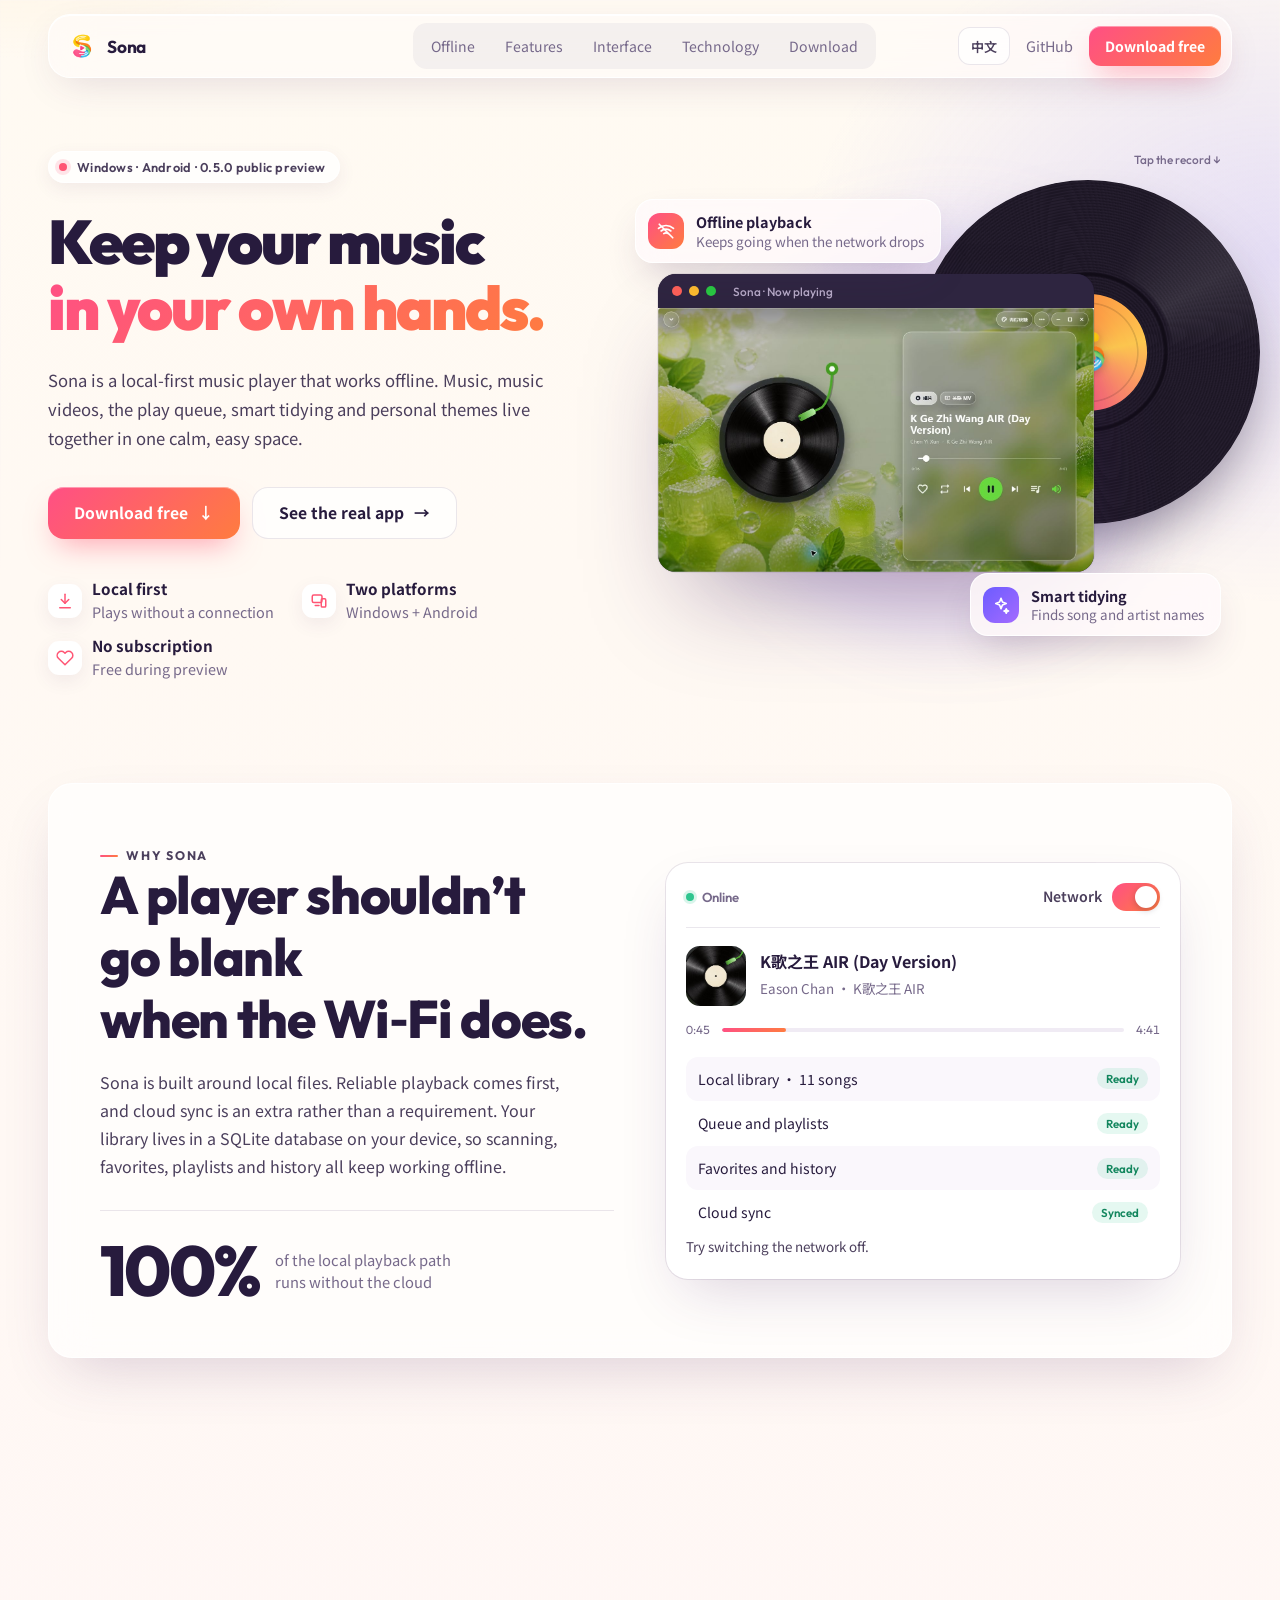
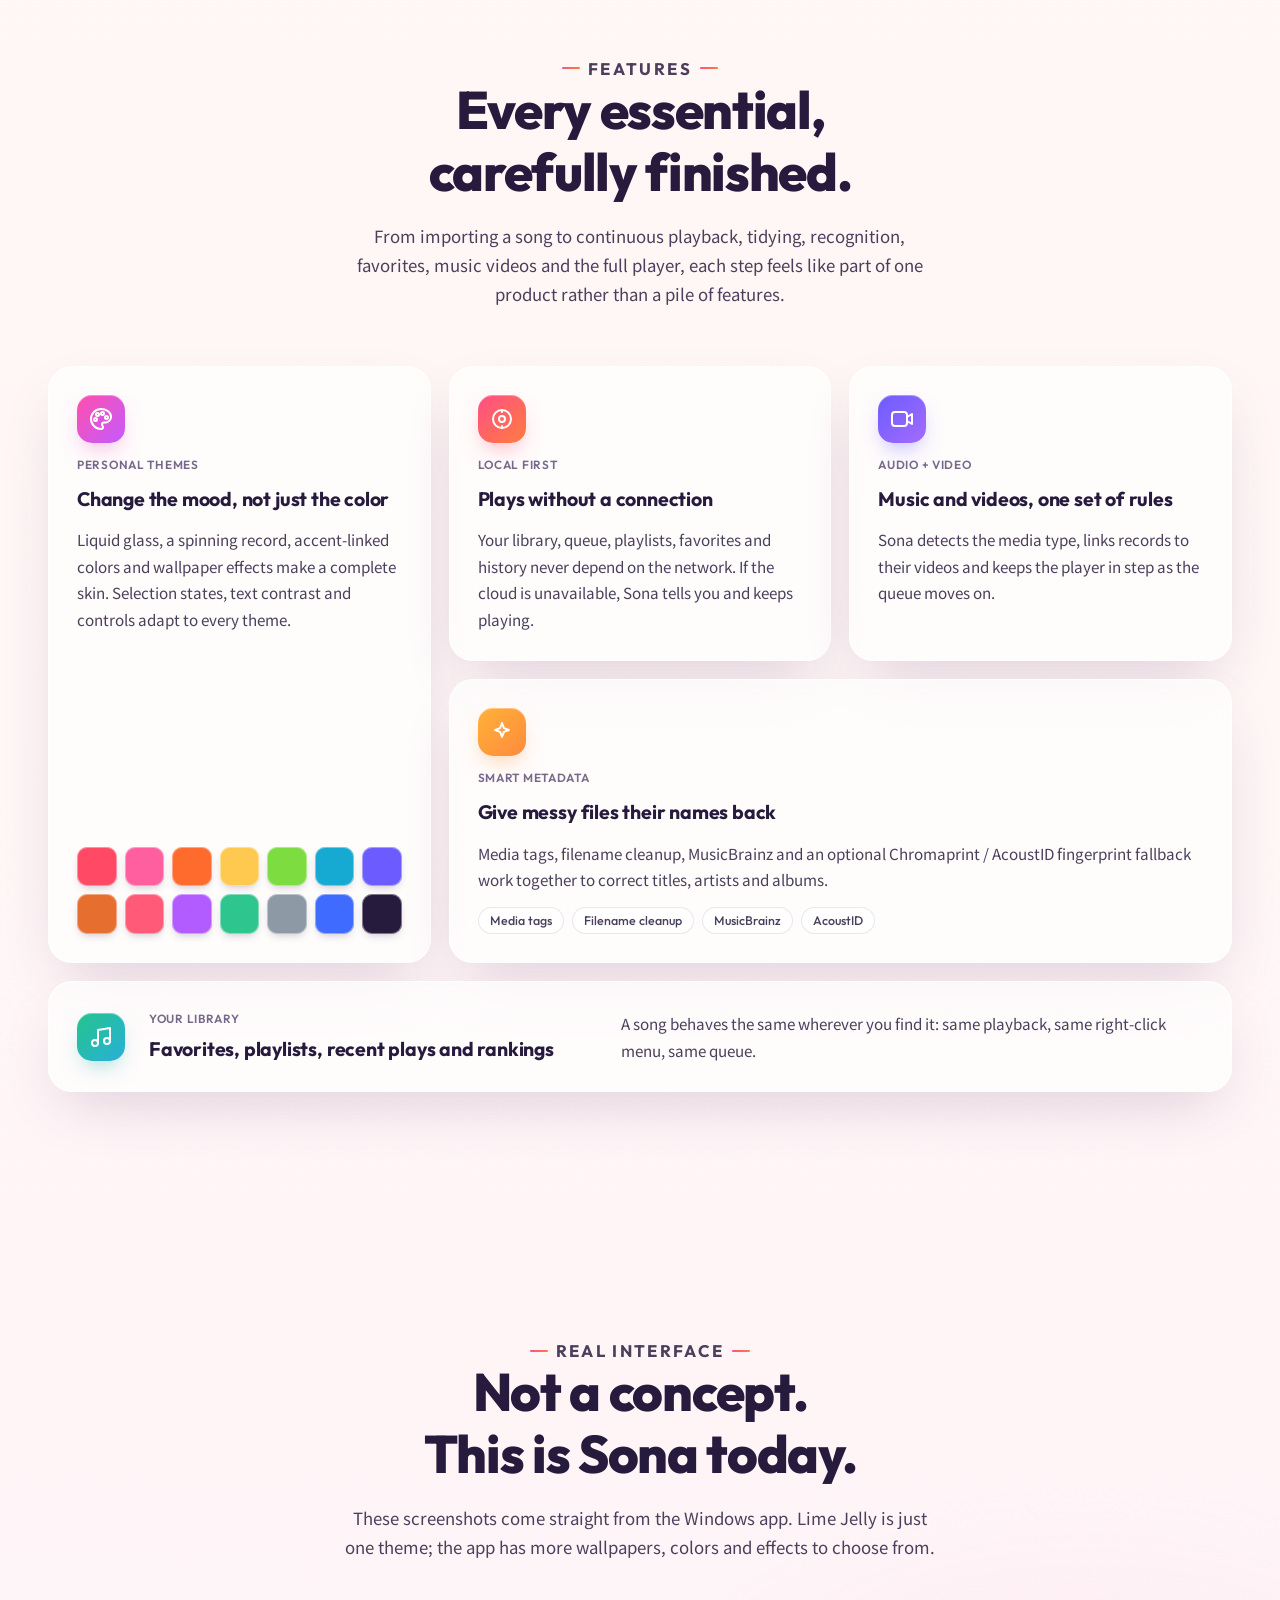
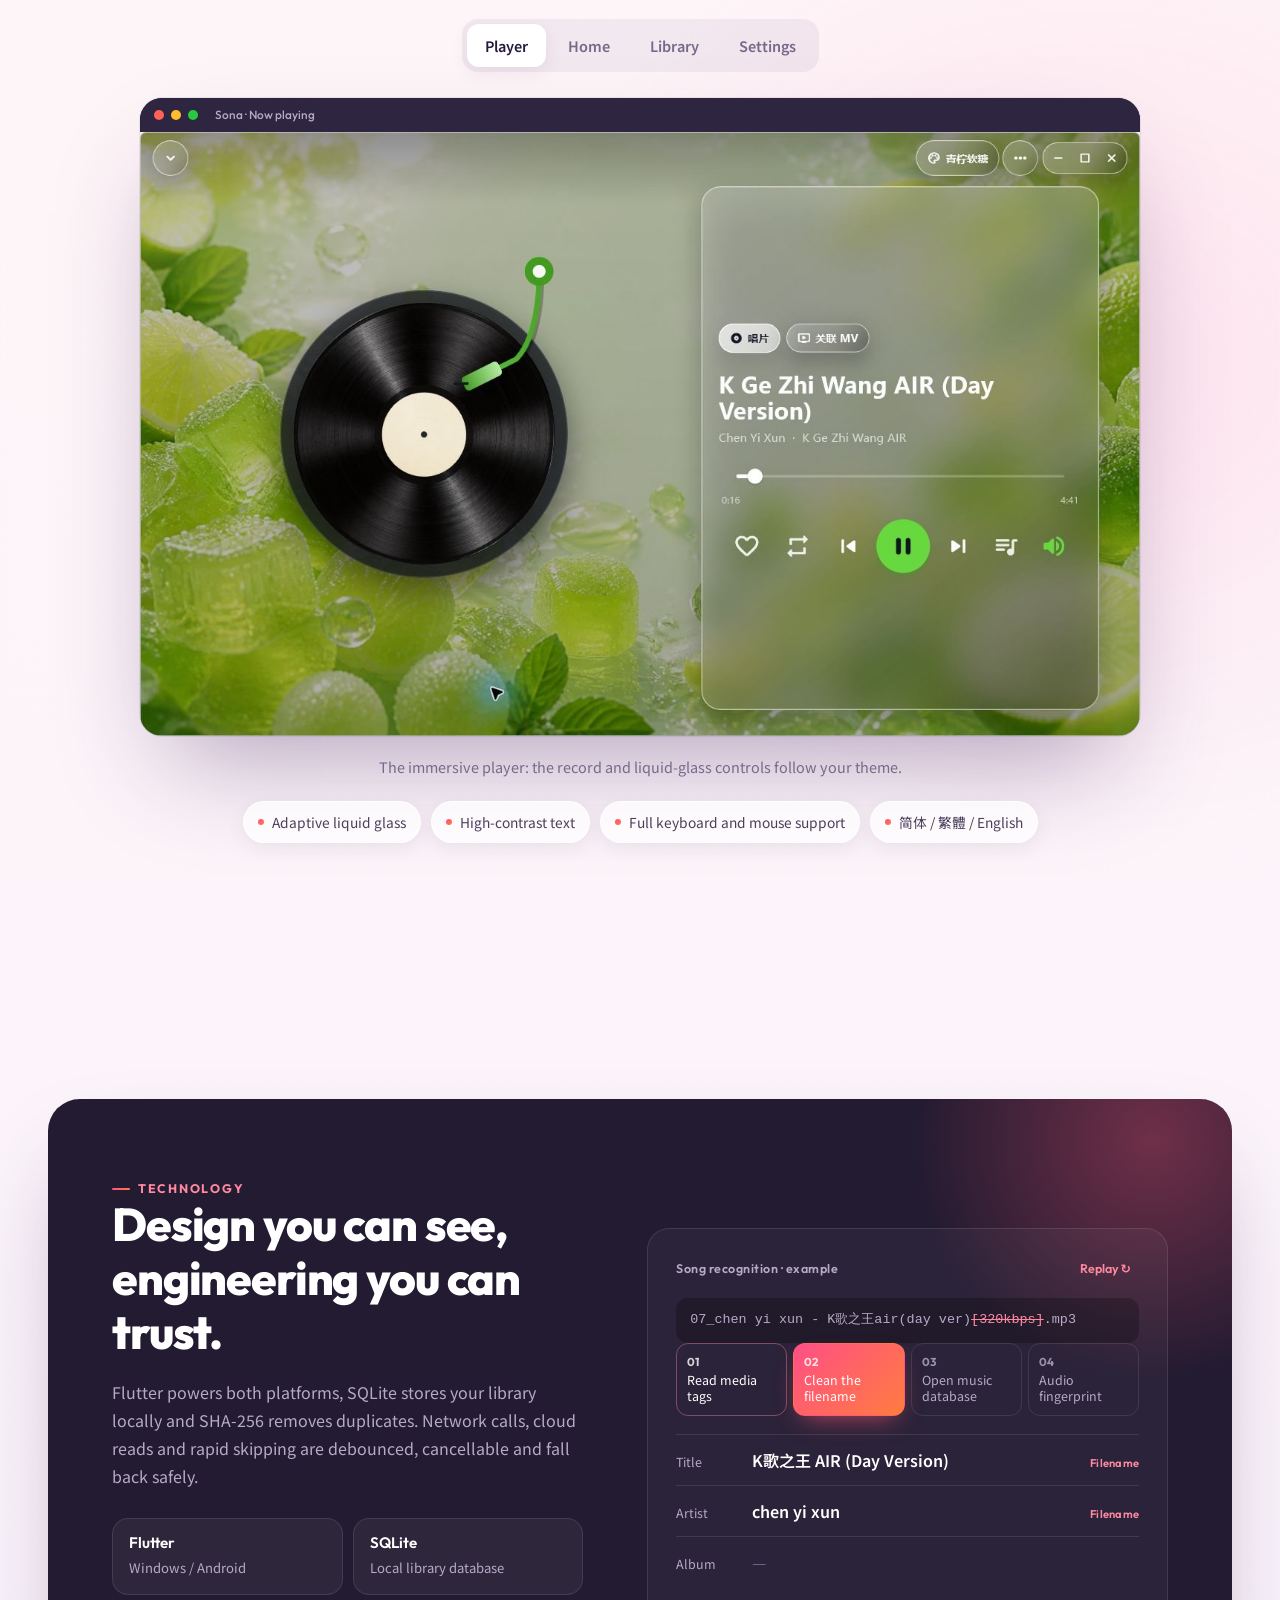
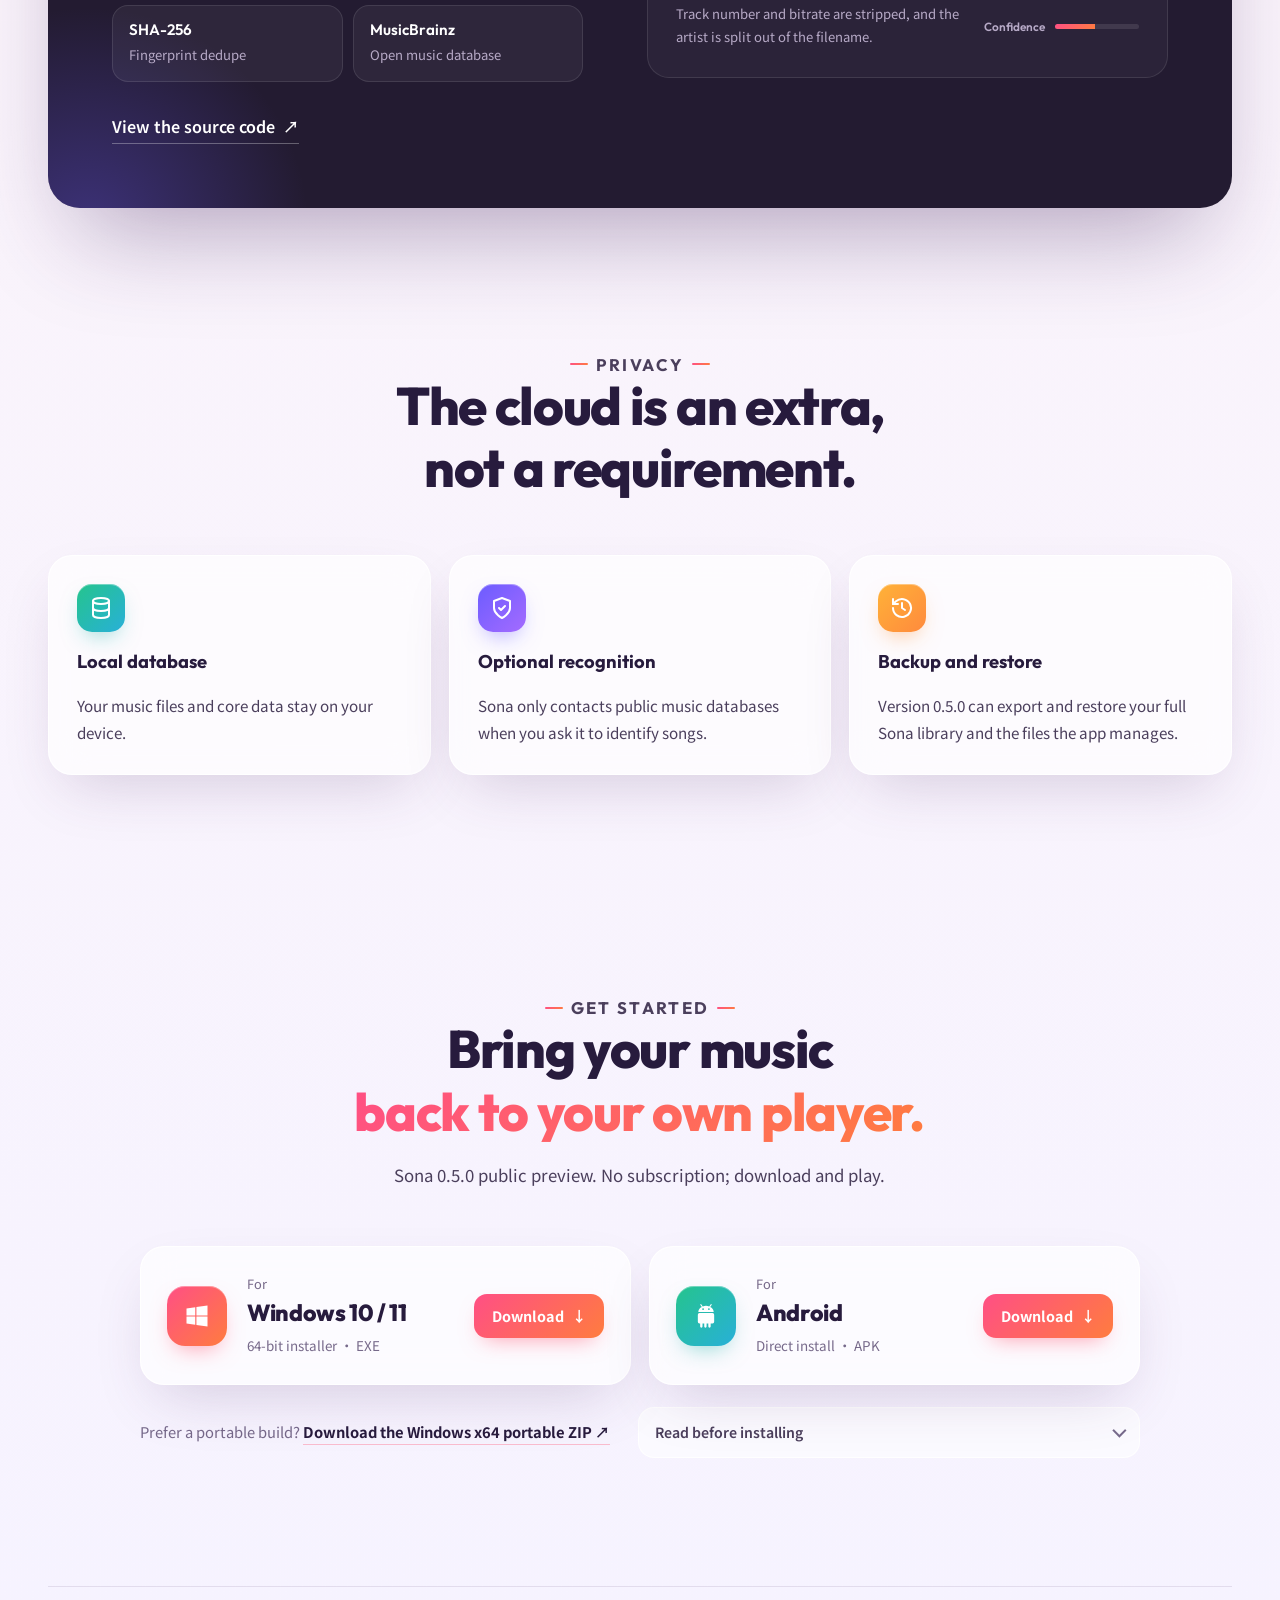
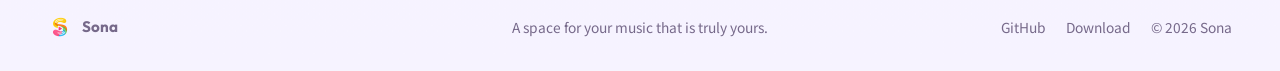
<file: docs/index.html>
<!doctype html>
<html lang="en">
<head>
  <meta charset="utf-8">
  <meta name="viewport" content="width=device-width, initial-scale=1, viewport-fit=cover">
  <meta name="theme-color" content="#fff7ee">
  <meta name="robots" content="index, follow">
  <meta name="description" content="Sona is a local-first, offline-ready music player for Windows and Android with MVs, smart metadata, liquid-glass themes and sync foundations.">
  <meta property="og:title" content="Sona — Keep your music in your own hands">
  <meta property="og:description" content="Local-first and offline-ready, with music, MVs, smart organization and expressive themes.">
  <meta property="og:type" content="website">
  <meta property="og:site_name" content="Sona">
  <meta property="og:url" content="https://sona.yanbaoli.me/">
  <meta property="og:image" content="https://sona.yanbaoli.me/site/assets/og-background.png">
  <meta name="twitter:card" content="summary_large_image">
  <title>Sona — A local-first music player</title>
  <link rel="canonical" href="https://sona.yanbaoli.me/">
  <link rel="alternate" hreflang="en" href="https://sona.yanbaoli.me/">
  <link rel="alternate" hreflang="zh-CN" href="https://sona.yanbaoli.me/?lang=zh">
  <link rel="alternate" hreflang="x-default" href="https://sona.yanbaoli.me/">
  <link rel="icon" href="site/assets/sona-mark-192.png">
  <link rel="preconnect" href="https://fonts.googleapis.com">
  <link rel="preconnect" href="https://fonts.gstatic.com" crossorigin>
  <link href="https://fonts.googleapis.com/css2?family=Outfit:wght@400;500;600;700;800&family=Noto+Sans+SC:wght@400;500;700;900&display=swap" rel="stylesheet">
  <link rel="stylesheet" href="site/styles.css?v=0.5.0.5">
  <script>document.documentElement.classList.add('js')</script>
  <script src="site/app.js?v=0.5.0.5" defer></script>
</head>
<body>
<a class="skip" href="#main" data-i="skip">跳到正文</a>

<header class="hdr" id="hdr">
  <div class="wrap"><div class="hdr-in">
    <a class="brand" href="#top" aria-label="Sona"><img src="site/assets/sona-mark-192.png" alt="" width="30" height="30">Sona</a>
    <nav aria-label="页面导航" data-i-aria="navLabel">
      <ul class="nav">
        <li><a href="#offline" data-i="nav1">离线</a></li>
        <li><a href="#features" data-i="nav2">亮点</a></li>
        <li><a href="#interface" data-i="nav3">界面</a></li>
        <li><a href="#tech" data-i="nav4">技术</a></li>
        <li><a href="#download" data-i="nav5">下载</a></li>
      </ul>
    </nav>
    <div class="hdr-r">
      <button class="chip-btn" id="langBtn" type="button" aria-label="Switch to English">EN</button>
      <a class="gh" href="https://github.com/Owl-Lee/Sona" target="_blank" rel="noopener">GitHub</a>
      <a class="btn btn-primary btn-sm" href="#download" data-i="cta">免费下载</a>
    </div>
  </div></div>
</header>

<main id="main">
<section class="hero" id="top">
  <div class="wrap hero-grid">
    <div>
      <span class="pill"><span class="dot"></span><span data-i="eyebrow">Windows · Android · 0.5.0 公开预览</span></span>
      <h1 data-i="h1">把音乐留在<br><span class="grad-text">自己手里。</span></h1>
      <p class="lead" data-i="lead">Sona 是一款本地优先、离线可用的音乐播放器。音乐、MV、播放队列、智能整理和个性化主题，都放进同一个安静、顺手的空间。</p>
      <div class="ctas">
        <a class="btn btn-primary" href="#download"><span data-i="ctaHero">免费下载</span><span class="arr down" aria-hidden="true">↓</span></a>
        <a class="btn btn-ghost" href="#interface"><span data-i="ctaUI">看看真实界面</span><span class="arr" aria-hidden="true">→</span></a>
      </div>
      <ul class="proof">
        <li><span class="ic"><svg viewBox="0 0 24 24" fill="none" stroke="currentColor" stroke-width="2" stroke-linecap="round" stroke-linejoin="round"><path d="M12 3v12"/><path d="m7 10 5 5 5-5"/><path d="M5 21h14"/></svg></span><span><b data-i="p1b">本地优先</b><span data-i="p1">无网也能听</span></span></li>
        <li><span class="ic"><svg viewBox="0 0 24 24" fill="none" stroke="currentColor" stroke-width="2" stroke-linecap="round" stroke-linejoin="round"><rect x="3" y="4" width="13" height="10" rx="2"/><rect x="15" y="9" width="6" height="11" rx="1.5"/><path d="M7 18h5"/></svg></span><span><b data-i="p2b">双端</b><span>Windows + Android</span></span></li>
        <li><span class="ic"><svg viewBox="0 0 24 24" fill="none" stroke="currentColor" stroke-width="2" stroke-linecap="round" stroke-linejoin="round"><path d="M20.8 4.6a5.5 5.5 0 0 0-7.8 0L12 5.7l-1-1.1a5.5 5.5 0 0 0-7.8 7.8L12 21l8.8-8.6a5.5 5.5 0 0 0 0-7.8z"/></svg></span><span><b data-i="p3b">不订阅</b><span data-i="p3">预览版免费</span></span></li>
      </ul>
    </div>

    <div class="stage" id="stage">
      <div class="glow"></div>
      <div class="record">
        <button class="record-btn" id="recordBtn" type="button" aria-pressed="true" aria-label="暂停唱片">
          <span class="vinyl" id="vinyl"><span class="label"><img src="site/assets/sona-mark-192.png" alt=""><i></i></span></span>
          <span class="sheen"></span>
        </button>
      </div>
      <figure class="sleeve">
        <div class="bar" aria-hidden="true"><i></i><i></i><i></i><span data-i="winTitle">Sona · 正在播放</span></div>
        <img src="site/assets/screenshots/player.jpg" data-en-src="site/assets/screenshots/player-en.jpg" alt="Sona 的沉浸式黑胶播放页，青柠软糖主题" data-i-alt="altPlayer" width="1346" height="813">
      </figure>
      <div class="note n1"><span class="t"><svg viewBox="0 0 24 24" fill="none" stroke="currentColor" stroke-width="2.2" stroke-linecap="round" stroke-linejoin="round"><path d="M2 8.5a15 15 0 0 1 20 0"/><path d="M5.5 12a10 10 0 0 1 13 0"/><path d="M9 15.5a5 5 0 0 1 6 0"/><path d="M3 3l18 18"/></svg></span><span><b data-i="n1b">离线播放</b><span data-i="n1">网络断开也不中断</span></span></div>
      <div class="note n2"><span class="t"><svg viewBox="0 0 24 24" fill="none" stroke="currentColor" stroke-width="2.2" stroke-linecap="round" stroke-linejoin="round"><path d="M12 3l1.9 5.1L19 10l-5.1 1.9L12 17l-1.9-5.1L5 10l5.1-1.9z"/><path d="M19 17l.8 2.2L22 20l-2.2.8L19 23l-.8-2.2L16 20l2.2-.8z"/></svg></span><span><b data-i="n2b">智能整理</b><span data-i="n2">识别歌名与歌手</span></span></div>
      <span class="hint" aria-hidden="true" data-i="hint">点一下唱片 ↓</span>
    </div>
  </div>
</section>

<section class="sec" id="offline" aria-labelledby="h-off" style="padding-top:0">
  <div class="wrap">
    <div class="card offline" data-reveal>
      <div>
        <p class="kicker" data-i="k1">为什么是 Sona</p>
        <h2 id="h-off" data-i="h2off">播放器不该在断网时<br>变成一块空白。</h2>
        <p data-i="offP">Sona 从一开始就围绕本地文件设计：先让播放可靠，再把云同步当作增强，而不是依赖。曲库保存在本机 SQLite 数据库里，扫描、收藏、歌单和播放记录离线时都照常工作。</p>
        <div class="stat"><strong class="num">100%</strong><span data-i="statTxt">本地播放路径不依赖云端</span></div>
      </div>
      <div class="player" id="player">
        <div class="p-top">
          <span class="net"><i></i><span id="netTxt">在线</span></span>
          <button class="switch" type="button" role="switch" aria-checked="true" id="netSw"><span data-i="network">网络</span><span class="track" aria-hidden="true"></span></button>
        </div>
        <div class="now">
          <span class="cover" aria-hidden="true"></span>
          <span><strong>K歌之王 AIR (Day Version)</strong><small data-i="artist">陈奕迅 · K歌之王 AIR</small></span>
          <span class="eq" aria-hidden="true"><i></i><i></i><i></i><i></i></span>
        </div>
        <div class="prog num" aria-hidden="true"><span id="pNow">0:30</span><span class="b"><i id="pBar"></i></span><span>4:41</span></div>
        <ul class="rows">
          <li><span data-i="r1">本地曲库 · 11 首</span><span class="badge" data-i="ok1">可用</span></li>
          <li><span data-i="r2">播放队列与歌单</span><span class="badge" data-i="ok2">可用</span></li>
          <li><span data-i="r3">收藏与播放记录</span><span class="badge" data-i="ok3">可用</span></li>
          <li class="cloud"><span data-i="r4">云端同步</span><span class="badge" id="cloudBadge">已同步</span></li>
        </ul>
        <p class="p-note" id="pNote" aria-live="polite">试着关掉网络看看。</p>
      </div>
    </div>
  </div>
</section>

<section class="sec" id="features" aria-labelledby="h-feat">
  <div class="wrap">
    <div class="head center" data-reveal>
      <p class="kicker" data-i="k2">核心亮点</p>
      <h2 id="h-feat" data-i="h2feat">该有的能力，<br>每一项都认真打磨。</h2>
      <p data-i="featP">从导入一首歌，到连续播放、整理、识别、收藏，再到 MV 与完整播放页，每一步都像一个完整的产品，而不是一堆功能拼在一起。</p>
    </div>
    <div class="bento" data-reveal>
      <article class="card feat big">
        <div style="display:flex;flex-direction:column;gap:14px">
          <span class="tile p"><svg viewBox="0 0 24 24" fill="none" stroke="currentColor" stroke-width="2" stroke-linecap="round" stroke-linejoin="round"><circle cx="13.5" cy="6.5" r="1.5"/><circle cx="17.5" cy="10.5" r="1.5"/><circle cx="8.5" cy="7.5" r="1.5"/><circle cx="6.5" cy="12.5" r="1.5"/><path d="M12 2a10 10 0 0 0 0 20c1.1 0 2-.9 2-2 0-.5-.2-1-.5-1.3-.3-.4-.5-.8-.5-1.3 0-1.1.9-2 2-2h2.3A5.6 5.6 0 0 0 22 9.8C22 5.5 17.5 2 12 2z"/></svg></span>
          <span class="tag" data-i="f5tag">个性化主题</span>
          <h3 data-i="f5h">不止换颜色，换一种听歌氛围</h3>
          <p data-i="f5p">液态毛玻璃、黑胶唱片、主题色联动与壁纸专属特效共同构成一套完整皮肤。选中态、文字对比度和控制器都会随主题自动适配。</p>
        </div>
        <div class="swatches" aria-hidden="true">
          <i style="background:#ff4965"></i><i style="background:#ff5f9e"></i><i style="background:#ff6a2d"></i><i style="background:#ffc94f"></i><i style="background:#7ddc3f"></i><i style="background:#16a9d1"></i><i style="background:#6c5cff"></i>
          <i style="background:#e66e2f"></i><i style="background:#ff5b78"></i><i style="background:#b25bff"></i><i style="background:#2fc58f"></i><i style="background:#8e99a6"></i><i style="background:#3f6cff"></i><i style="background:#271b3d"></i>
        </div>
      </article>
      <article class="card feat">
        <span class="tile"><svg viewBox="0 0 24 24" fill="none" stroke="currentColor" stroke-width="2" stroke-linecap="round" stroke-linejoin="round"><circle cx="12" cy="12" r="9"/><circle cx="12" cy="12" r="3"/><path d="M12 3v2M12 19v2"/></svg></span>
        <span class="tag" data-i="f1tag">本地优先</span>
        <h3 data-i="f1h">无网照常播放</h3>
        <p data-i="f1p">曲库、队列、歌单、收藏与记录都不依赖网络。云端不可用时会明确提示，但不会拖垮本地体验。</p>
      </article>
      <article class="card feat">
        <span class="tile v"><svg viewBox="0 0 24 24" fill="none" stroke="currentColor" stroke-width="2" stroke-linecap="round" stroke-linejoin="round"><rect x="2" y="5" width="15" height="14" rx="3"/><path d="m17 10 5-3v10l-5-3"/></svg></span>
        <span class="tag" data-i="f2tag">音频 + 视频</span>
        <h3 data-i="f2h">音乐和 MV，同一套逻辑</h3>
        <p data-i="f2p">自动识别媒体类型、关联唱片与 MV，队列切歌时播放界面同步更新。</p>
      </article>
      <article class="card feat wide">
        <span class="tile s"><svg viewBox="0 0 24 24" fill="none" stroke="currentColor" stroke-width="2" stroke-linecap="round" stroke-linejoin="round"><path d="M12 3l1.9 5.1L19 10l-5.1 1.9L12 17l-1.9-5.1L5 10l5.1-1.9z"/></svg></span>
        <span class="tag" data-i="f3tag">智能元数据</span>
        <h3 data-i="f3h">让杂乱的文件重新有名字</h3>
        <p data-i="f3p">结合媒体标签、文件名清理、MusicBrainz，以及可选的 Chromaprint / AcoustID 声纹回退，校准歌曲、歌手和专辑信息。</p>
        <div class="flow"><span data-i="fl1">媒体标签</span><span data-i="fl2">文件名清理</span><span>MusicBrainz</span><span>AcoustID</span></div>
      </article>
      <article class="card feat full">
        <span class="tile m"><svg viewBox="0 0 24 24" fill="none" stroke="currentColor" stroke-width="2" stroke-linecap="round" stroke-linejoin="round"><path d="M9 18V5l12-2v13"/><circle cx="6" cy="18" r="3"/><circle cx="18" cy="16" r="3"/></svg></span>
        <span class="tag" data-i="f4tag">你的曲库</span>
        <h3 data-i="f4h">收藏、歌单、最近播放与排行</h3>
        <p data-i="f4p">同一首歌在不同入口保持一致的播放、右键与队列逻辑。</p>
      </article>
    </div>
  </div>
</section>

<section class="sec" id="interface" aria-labelledby="h-ui">
  <div class="wrap showcase">
    <div class="head center" data-reveal>
      <p class="kicker" data-i="k3">真实界面</p>
      <h2 id="h-ui" data-i="h2ui">不是概念图，<br>就是现在的 Sona。</h2>
      <p data-i="uiP">以下画面直接截自 Windows 版本。青柠软糖只是其中一种主题，应用内还可以切换多套壁纸、色彩与特效。</p>
    </div>
    <div data-reveal>
      <div class="seg" role="tablist" aria-label="界面截图" data-i-aria="tabsLabel">
        <button role="tab" type="button" aria-selected="true" data-i="t1">播放页</button>
        <button role="tab" type="button" aria-selected="false" tabindex="-1" data-i="t2">首页</button>
        <button role="tab" type="button" aria-selected="false" tabindex="-1" data-i="t3">曲库</button>
        <button role="tab" type="button" aria-selected="false" tabindex="-1" data-i="t4">设置</button>
      </div>
      <div class="frame">
        <div class="bar" aria-hidden="true"><i></i><i></i><i></i><span id="frameTitle">Sona · 正在播放</span></div>
        <div class="shot" id="shot" role="tabpanel">
          <img class="on" src="site/assets/screenshots/player.jpg" data-en-src="site/assets/screenshots/player-en.jpg" alt="沉浸式黑胶播放页" data-i-alt="alt0" width="1346" height="813">
          <img src="site/assets/screenshots/home.jpg" data-en-src="site/assets/screenshots/home-en.jpg" alt="首页：曲库统计与最近播放" data-i-alt="alt1" loading="lazy" width="1098" height="769">
          <img src="site/assets/screenshots/library.jpg" data-en-src="site/assets/screenshots/library-en.jpg" alt="本地曲库列表" data-i-alt="alt2" loading="lazy" width="1098" height="769">
          <img src="site/assets/screenshots/settings.jpg" data-en-src="site/assets/screenshots/settings-en.jpg" alt="设置页" data-i-alt="alt3" loading="lazy" width="1098" height="769">
        </div>
      </div>
      <p class="cap" id="cap" aria-live="polite">沉浸式黑胶播放页，唱片与液态玻璃控件随主题变化。</p>
      <ul class="feats-row">
        <li data-i="c1">自适应液态玻璃</li><li data-i="c2">高对比文字</li><li data-i="c3">完整键鼠交互</li><li>简体 / 繁體 / English</li>
      </ul>
    </div>
  </div>
</section>

<section class="sec" id="tech" aria-labelledby="h-tech">
  <div class="wrap">
    <div class="deep" data-reveal>
      <div>
        <p class="kicker" data-i="k4">技术路径</p>
        <h2 id="h-tech" data-i="h2tech">看得见设计，<br>也看得见<span class="nw">工程底座。</span></h2>
        <p data-i="techP">Flutter 构建双端体验，SQLite 保存本地资料，SHA-256 去重，并对网络请求、云端读取与连续切歌做了防抖、取消和失败回退。</p>
        <ul class="stack">
          <li><b>Flutter</b><span>Windows / Android</span></li>
          <li><b>SQLite</b><span data-i="s2">本地曲库数据库</span></li>
          <li><b>SHA-256</b><span data-i="s3">文件指纹去重</span></li>
          <li><b>MusicBrainz</b><span data-i="s4">公共音乐资料库</span></li>
        </ul>
        <a class="link-light" href="https://github.com/Owl-Lee/Sona" target="_blank" rel="noopener"><span data-i="src">查看公开源代码</span> ↗</a>
      </div>
      <div class="pipe" id="pipe">
        <div class="pipe-h"><span data-i="pipeT">歌曲信息识别流程 · 示意</span><button class="replay" id="replay" type="button" data-i="replay">重新演示 ↻</button></div>
        <p class="file">07_chen yi xun - K歌之王air(day ver)<s>[320kbps]</s>.mp3</p>
        <ol class="steps" id="steps">
          <li><button type="button"><b>01</b><span data-i="st1">读取媒体标签</span></button></li>
          <li><button type="button"><b>02</b><span data-i="st2">清理文件名</span></button></li>
          <li><button type="button"><b>03</b><span data-i="st3">公共音乐资料库</span></button></li>
          <li><button type="button"><b>04</b><span data-i="st4">音频声纹回退</span></button></li>
        </ol>
        <dl class="fields">
          <div><dt data-i="fd1">标题</dt><dd data-k="t" class="empty">—</dd><span class="src" data-src="t"></span></div>
          <div><dt data-i="fd2">歌手</dt><dd data-k="a" class="empty">—</dd><span class="src" data-src="a"></span></div>
          <div><dt data-i="fd3">专辑</dt><dd data-k="b" class="empty">—</dd><span class="src" data-src="b"></span></div>
        </dl>
        <div class="pipe-f"><span id="stepNote" aria-live="polite">点击步骤，或等它自动运行。</span><span class="conf"><span data-i="conf">置信度</span><span class="b"><i id="conf"></i></span></span></div>
      </div>
    </div>
  </div>
</section>

<section class="sec" id="privacy" aria-labelledby="h-priv" style="padding-top:0">
  <div class="wrap">
    <div class="head center" data-reveal>
      <p class="kicker" data-i="k5">隐私与边界</p>
      <h2 id="h-priv" data-i="h2priv">云端是增强，<br>不是使用前提。</h2>
    </div>
    <div class="trio" data-reveal>
      <article class="card"><span class="tile m"><svg viewBox="0 0 24 24" fill="none" stroke="currentColor" stroke-width="2" stroke-linecap="round" stroke-linejoin="round"><ellipse cx="12" cy="5" rx="8" ry="3"/><path d="M4 5v14c0 1.7 3.6 3 8 3s8-1.3 8-3V5"/><path d="M4 12c0 1.7 3.6 3 8 3s8-1.3 8-3"/></svg></span><h3 data-i="pv1h">本地数据库</h3><p data-i="pv1">音乐文件与核心资料都保存在你的设备上。</p></article>
      <article class="card"><span class="tile v"><svg viewBox="0 0 24 24" fill="none" stroke="currentColor" stroke-width="2" stroke-linecap="round" stroke-linejoin="round"><path d="M12 22s8-4 8-10V5l-8-3-8 3v7c0 6 8 10 8 10z"/><path d="m9 12 2 2 4-4"/></svg></span><h3 data-i="pv2h">可选识别服务</h3><p data-i="pv2">只有你主动识别时，才会请求公开的音乐资料服务。</p></article>
      <article class="card"><span class="tile s"><svg viewBox="0 0 24 24" fill="none" stroke="currentColor" stroke-width="2" stroke-linecap="round" stroke-linejoin="round"><path d="M3 12a9 9 0 1 0 3-6.7L3 8"/><path d="M3 3v5h5"/><path d="M12 7v5l3 2"/></svg></span><h3 data-i="pv3h">备份与恢复</h3><p data-i="pv3">0.5.0 可以导出和恢复完整的 Sona 曲库，以及由应用管理的资源。</p></article>
    </div>
  </div>
</section>

<section class="sec" id="download" aria-labelledby="h-dl" style="padding-top:clamp(40px,6vw,80px)">
  <div class="wrap">
    <div class="head center" data-reveal>
      <p class="kicker" data-i="k6">开始使用</p>
      <h2 id="h-dl" data-i="h2dl">现在，把自己的音乐<br><span class="grad-text">带回自己的播放器。</span></h2>
      <p data-i="dlP">Sona 0.5.0 公开预览版。无需订阅，下载即用。</p>
    </div>
    <div class="dl-grid" data-reveal>
      <a class="card dl" href="https://github.com/Owl-Lee/Sona-Player/releases/latest/download/Sona-Windows-x64-Setup.exe">
        <span class="tile"><svg viewBox="0 0 24 24" fill="currentColor"><path d="M3 5.5 10.5 4.4v7.1H3zM11.5 4.3 21 3v8.5h-9.5zM3 12.5h7.5v7.1L3 18.5zM11.5 12.5H21V21l-9.5-1.3z"/></svg></span>
        <span class="txt"><small data-i="for">适用于</small><strong>Windows 10 / 11</strong><span class="meta" data-i="winMeta">64 位安装器 · EXE</span></span>
        <span class="go"><span data-i="dl1">下载</span><i aria-hidden="true">↓</i></span>
      </a>
      <a class="card dl" href="https://github.com/Owl-Lee/Sona-Player/releases/latest/download/Sona-Android.apk">
        <span class="tile m"><svg viewBox="0 0 24 24" fill="currentColor"><path d="M17.6 9.5H6.4A1.4 1.4 0 0 0 5 10.9V17a1.4 1.4 0 0 0 1.4 1.4H7V21a1 1 0 0 0 2 0v-2.6h1.5V21a1 1 0 0 0 2 0v-2.6H14V21a1 1 0 0 0 2 0v-2.6h1.6A1.4 1.4 0 0 0 19 17v-6.1a1.4 1.4 0 0 0-1.4-1.4zM15.6 4.3l1.2-1.8a.4.4 0 1 0-.7-.5l-1.3 1.9a6.6 6.6 0 0 0-5.6 0L7.9 2a.4.4 0 1 0-.7.5l1.2 1.8A5 5 0 0 0 5.4 8.5h13.2a5 5 0 0 0-3-4.2zM9.5 6.9a.8.8 0 1 1 0-1.6.8.8 0 0 1 0 1.6zm5 0a.8.8 0 1 1 0-1.6.8.8 0 0 1 0 1.6z"/></svg></span>
        <span class="txt"><small data-i="for2">适用于</small><strong>Android</strong><span class="meta" data-i="apkMeta">直接安装 · APK</span></span>
        <span class="go"><span data-i="dl2">下载</span><i aria-hidden="true">↓</i></span>
      </a>
    </div>
    <div class="dl-more">
      <p class="portable"><span data-i="portQ">更喜欢便携版？</span> <a href="https://github.com/Owl-Lee/Sona-Player/releases/latest/download/Sona-Windows-x64.zip" data-i="portA">下载 Windows x64 便携版 ZIP ↗</a></p>
      <details>
        <summary data-i="notesT">安装前请读一下</summary>
        <p data-i="notes1">官方版本从 0.4.51 起使用永久 Android 签名，0.5.0 APK 可以直接覆盖安装 0.4.51。如果装过 0.4.50 开发签名版或其他签名的版本，请先导出完整备份并保留媒体文件，卸载一次后再安装 0.5.0。卸载会清除 Sona 的私有数据库、设置和自动快照，但不会删除共享目录里的媒体文件。</p>
        <p data-i="notes2">Windows 安装包目前没有 Authenticode 签名，SmartScreen 可能提示“未知发布者”。请只从本页面或 GitHub Release 下载。</p>
      </details>
    </div>
  </div>
</section>
</main>

<footer>
  <div class="wrap">
    <div class="foot">
      <a class="brand" href="#top" style="font-size:.95rem"><img src="site/assets/sona-mark-192.png" alt="" width="24" height="24" style="width:24px;height:24px">Sona</a>
      <span data-i="footTag">为自己的音乐，做一个真正属于自己的空间。</span>
      <nav aria-label="页脚" data-i-aria="footLabel"><a href="https://github.com/Owl-Lee/Sona" target="_blank" rel="noopener">GitHub</a><a href="#download" data-i="nav5b">下载</a><span>© 2026 Sona</span></nav>
    </div>
  </div>
</footer>

</body>
</html>
</file>
<file: docs/site/styles.css>
/* Layout: floating glass header, split hero with an album sleeve + record, then soft glass sections on a warm daylight ground. */
:root{
  color-scheme:light;
  --bg:#fff7ee;
  --ink:#271b3d; --ink-2:#4b3f5c; --muted:#76698a;
  --line:rgba(67,43,93,.11); --line-2:rgba(67,43,93,.18);
  --glass:rgba(255,255,255,.66); --glass-2:rgba(255,255,255,.86); --glass-edge:rgba(255,255,255,.9);
  --coral:#ff5574; --orange:#ff7b42; --violet:#6c5cff; --pink:#ff4fab; --sun:#ffc94f; --mint:#2fc58f;
  --deep:#231b31; --deep-2:#2e2540; --deep-line:rgba(255,255,255,.1); --deep-text:#f4effa; --deep-muted:#b7aac7;
  --grad:linear-gradient(135deg,#ff4f85 0%,#ff7c3f 100%);
  --shadow-sm:0 6px 18px rgba(85,49,106,.08);
  --shadow:0 24px 60px -18px rgba(85,49,106,.22);
  --shadow-lg:0 50px 100px -30px rgba(60,30,90,.38);
  --display:"Outfit","Noto Sans SC","PingFang SC","Microsoft YaHei UI",system-ui,sans-serif;
  --body:"Noto Sans SC","Outfit","PingFang SC","Microsoft YaHei UI",system-ui,sans-serif;
  --r-lg:32px; --r:24px; --r-sm:16px;
  --ease:cubic-bezier(.2,.75,.15,1);
  --gutter:clamp(16px,4vw,48px);
}
*{box-sizing:border-box}
html{scroll-behavior:smooth;-webkit-text-size-adjust:100%}
body{margin:0;color:var(--ink);font:400 16px/1.75 var(--body);-webkit-font-smoothing:antialiased;overflow-x:hidden;
  background:
    radial-gradient(60rem 40rem at 0% -5%,rgba(255,196,96,.30),transparent 60%),
    radial-gradient(50rem 36rem at 100% 4%,rgba(124,108,255,.20),transparent 60%),
    radial-gradient(60rem 50rem at 85% 55%,rgba(255,92,160,.12),transparent 60%),
    linear-gradient(180deg,#fffaf2 0%,#fff5f7 45%,#f6f3ff 100%);
  background-color:var(--bg)}
img{display:block;max-width:100%;height:auto}
a{color:inherit;text-decoration:none}
button{font:inherit;color:inherit;background:none;border:0;padding:0;cursor:pointer}
::selection{background:rgba(255,85,116,.22)}
:focus-visible{outline:2px solid var(--coral);outline-offset:3px;border-radius:10px}
.wrap{width:100%;max-width:calc(1200px + var(--gutter)*2);margin:0 auto;padding-inline:var(--gutter)}
.skip{position:fixed;left:16px;top:-60px;z-index:100;background:var(--ink);color:#fff;padding:10px 14px;border-radius:10px}
.skip:focus{top:16px}
.num{font-family:"Outfit",var(--body);font-variant-numeric:tabular-nums}

/* ---------- header ---------- */
.hdr{position:fixed;z-index:50;left:0;right:0;top:calc(env(safe-area-inset-top,0px) + 14px);pointer-events:none}
.hdr-in{pointer-events:auto;display:grid;grid-template-columns:1fr auto 1fr;align-items:center;gap:16px;height:64px;padding:0 10px 0 18px;border-radius:22px;
  background:rgba(255,251,249,.7);backdrop-filter:blur(20px) saturate(150%);-webkit-backdrop-filter:blur(20px) saturate(150%);
  border:1px solid var(--glass-edge);box-shadow:0 12px 40px -12px rgba(75,43,94,.18),inset 0 1px #fff;transition:background .3s,box-shadow .3s}
.hdr.scrolled .hdr-in{background:rgba(255,250,249,.9);box-shadow:0 16px 44px -14px rgba(75,43,94,.26),inset 0 1px #fff}
.brand{display:inline-flex;align-items:center;gap:10px;font:700 1.08rem var(--display);letter-spacing:-.01em;width:fit-content}
.brand img{width:30px;height:30px}
.nav{display:flex;gap:2px;padding:4px;border-radius:14px;background:rgba(104,82,129,.07);list-style:none;margin:0}
.nav a{display:block;padding:7px 14px;border-radius:10px;font-size:.88rem;color:var(--muted);transition:color .2s,background .25s}
.nav a:hover{color:var(--ink)}
.nav a[aria-current="true"]{color:var(--ink);background:#fff;box-shadow:var(--shadow-sm)}
.hdr-r{display:flex;justify-content:flex-end;align-items:center;gap:8px}
.chip-btn{height:38px;min-width:38px;padding:0 12px;border-radius:12px;font:600 .82rem var(--display);color:var(--ink-2);border:1px solid var(--line);background:rgba(255,255,255,.7);transition:background .2s,border-color .2s}
.chip-btn:hover{background:#fff;border-color:var(--line-2)}
.gh{font-size:.9rem;color:var(--muted);padding:0 8px}
.gh:hover{color:var(--ink)}

/* buttons */
.btn{display:inline-flex;align-items:center;justify-content:center;gap:10px;height:52px;padding:0 26px;border-radius:16px;font-weight:700;font-size:.98rem;white-space:nowrap;transition:transform .3s var(--ease),box-shadow .3s,background .3s}
.btn:active{transform:scale(.97)}
.btn-primary{color:#fff;background:var(--grad);box-shadow:0 14px 30px -10px rgba(255,86,115,.55),inset 0 1px rgba(255,255,255,.4)}
.btn-primary:hover{transform:translateY(-2px);box-shadow:0 20px 40px -12px rgba(255,86,115,.6),inset 0 1px rgba(255,255,255,.45)}
.btn-ghost{background:rgba(255,255,255,.72);border:1px solid var(--line);color:var(--ink)}
.btn-ghost:hover{background:#fff;transform:translateY(-2px);box-shadow:var(--shadow-sm)}
.btn-sm{height:40px;padding:0 16px;border-radius:12px;font-size:.88rem}
.btn .arr{transition:transform .3s var(--ease)}
.btn:hover .arr{transform:translateX(3px)}
.btn:hover .arr.down{transform:translateY(3px)}

/* ---------- hero ---------- */
.hero{padding:calc(env(safe-area-inset-top,0px) + 150px) 0 clamp(64px,8vw,110px)}
.hero-grid{display:grid;grid-template-columns:minmax(0,1fr) minmax(0,1.05fr);gap:clamp(32px,5vw,72px);align-items:center}
.pill{display:inline-flex;align-items:center;gap:10px;padding:7px 14px 7px 10px;border-radius:999px;background:rgba(255,255,255,.75);border:1px solid var(--glass-edge);box-shadow:var(--shadow-sm);font:600 .8rem var(--display);color:var(--ink-2);letter-spacing:.02em}
.pill .dot{width:8px;height:8px;border-radius:50%;background:var(--coral);box-shadow:0 0 0 4px rgba(255,85,116,.15);animation:pulse 2.4s infinite}
@keyframes pulse{50%{box-shadow:0 0 0 7px rgba(255,85,116,0)}}
h1,h2,h3{font-family:var(--display);margin:0;text-wrap:balance}
h1{font-weight:900;font-size:clamp(3rem,6.6vw,5.6rem);line-height:1.08;letter-spacing:-.03em;margin:26px 0 24px}
html[lang="en"] h1{font-size:clamp(2.6rem,4.8vw,4.3rem);letter-spacing:-.035em}
.grad-text{background:var(--grad);-webkit-background-clip:text;background-clip:text;color:transparent;padding-right:.04em}
.lead{font-size:clamp(1.02rem,1.3vw,1.16rem);color:var(--ink-2);max-width:30em;margin:0 0 34px}
.ctas{display:flex;flex-wrap:wrap;gap:12px}
.proof{display:flex;flex-wrap:wrap;gap:12px 28px;margin:40px 0 0;padding:0;list-style:none}
.proof li{display:flex;align-items:center;gap:10px;font-size:.9rem;color:var(--muted)}
.proof b{display:block;color:var(--ink);font-weight:700;font-size:.95rem;line-height:1.3}
.proof .ic{flex:none;width:34px;height:34px;border-radius:11px;display:grid;place-items:center;background:#fff;box-shadow:var(--shadow-sm);color:var(--coral)}
.proof .ic svg{width:18px;height:18px}

/* stage: album sleeve (app window) + record sliding out */
.stage{position:relative;aspect-ratio:1.22;max-width:640px;width:100%;justify-self:end}
.glow{position:absolute;inset:6% 0 0 6%;border-radius:50%;background:radial-gradient(circle at 45% 50%,rgba(255,99,128,.32),rgba(124,103,255,.16) 45%,transparent 70%);filter:blur(30px);pointer-events:none}
.record{position:absolute;top:0;right:-5%;width:60%;aspect-ratio:1;z-index:1;transition:transform 1s var(--ease)}
.stage.paused .record{transform:translateX(-30%) rotate(-8deg)}
.record-btn{position:absolute;inset:0;border-radius:50%}
.vinyl{position:absolute;inset:0;border-radius:50%;
  background:radial-gradient(circle,transparent 0 31%,#120d18 31.5% 32.5%,transparent 33%),repeating-radial-gradient(circle,#1c1624 0 1.2px,#251e2e 1.7px 2.9px),#1b1522;
  box-shadow:0 30px 60px -20px rgba(39,27,61,.55)}
.label{position:absolute;inset:33%;border-radius:50%;background:conic-gradient(from 210deg,#ff4f85,#ff7c3f,#ffc94f,#ff4f85);display:grid;place-items:center}
.label::after{content:"";position:absolute;inset:0;border-radius:50%;background:radial-gradient(circle,transparent 58%,rgba(0,0,0,.12) 59% 60%,transparent 61%)}
.label img{width:44%;filter:drop-shadow(0 2px 4px rgba(0,0,0,.2))}
.label i{position:absolute;width:6%;height:6%;border-radius:50%;background:#1b1522;left:47%;top:47%}
.sheen{position:absolute;inset:0;border-radius:50%;pointer-events:none;background:conic-gradient(from 200deg,transparent 0 6%,rgba(255,255,255,.14) 12%,transparent 19% 50%,rgba(255,255,255,.1) 61%,transparent 69%);-webkit-mask:radial-gradient(circle,transparent 0 34%,#000 35%);mask:radial-gradient(circle,transparent 0 34%,#000 35%)}
.sleeve{position:absolute;left:0;top:20%;width:76%;z-index:2;margin:0;border-radius:18px;overflow:hidden;background:var(--deep);box-shadow:var(--shadow-lg),0 0 0 1px rgba(39,27,61,.08)}
.bar{display:flex;align-items:center;gap:7px;height:34px;padding:0 14px;background:var(--deep-2)}
.bar i{width:10px;height:10px;border-radius:50%;background:#ff6058}
.bar i:nth-child(2){background:#ffbd2e}.bar i:nth-child(3){background:#28c941}
.bar span{margin-left:10px;font:500 .74rem var(--display);color:var(--deep-muted)}
.note{position:absolute;z-index:3;display:flex;align-items:center;gap:12px;padding:12px 16px 12px 12px;border-radius:18px;background:rgba(255,250,251,.86);backdrop-filter:blur(16px);-webkit-backdrop-filter:blur(16px);border:1px solid var(--glass-edge);box-shadow:0 18px 40px -14px rgba(73,42,92,.3);font-size:.84rem;line-height:1.35;color:var(--muted);animation:float 6s ease-in-out infinite}
.note b{display:block;color:var(--ink);font-size:.9rem}
.note .t{flex:none;width:36px;height:36px;border-radius:12px;display:grid;place-items:center;color:#fff;background:var(--grad)}
.note .t svg{width:18px;height:18px}
.note.n1{left:-4%;top:4%}
.note.n2{right:2%;bottom:3%;animation-delay:-3s}
.note.n2 .t{background:linear-gradient(135deg,#6c5cff,#a46bff)}
@keyframes float{50%{transform:translateY(-8px)}}
.hint{position:absolute;right:2%;top:-6%;z-index:3;font:500 .74rem var(--display);color:var(--muted)}

/* ---------- sections ---------- */
.sec{padding:clamp(72px,10vw,130px) 0}
.head{max-width:720px;margin:0 0 clamp(36px,5vw,56px)}
.head.center{margin-inline:auto;text-align:center}
.kicker{display:inline-flex;align-items:center;gap:8px;font:700 .78rem var(--display);letter-spacing:.14em;text-transform:uppercase;color:var(--coral);margin:0 0 16px}
.kicker::before{content:"";width:18px;height:2px;border-radius:2px;background:var(--grad)}
.head.center .kicker::after{content:"";width:18px;height:2px;border-radius:2px;background:var(--grad)}
h2{font-weight:800;font-size:clamp(2rem,4.2vw,3.3rem);line-height:1.18;letter-spacing:-.025em}
.head p{margin:18px 0 0;color:var(--ink-2);font-size:1.05rem}
.head.center p{margin-inline:auto;max-width:36em}
.card{background:var(--glass);border:1px solid var(--glass-edge);border-radius:var(--r);box-shadow:var(--shadow);backdrop-filter:blur(18px);-webkit-backdrop-filter:blur(18px)}
.tile{flex:none;width:48px;height:48px;border-radius:15px;display:grid;place-items:center;color:#fff;background:var(--grad);box-shadow:0 10px 22px -8px rgba(255,86,115,.55),inset 0 1px rgba(255,255,255,.35);transition:transform .45s var(--ease)}
.tile svg{width:24px;height:24px}
.tile.v{background:linear-gradient(135deg,#6c5cff,#a46bff);box-shadow:0 10px 22px -8px rgba(108,92,255,.55),inset 0 1px rgba(255,255,255,.35)}
.tile.s{background:linear-gradient(135deg,#ffb238,#ff8a3d);box-shadow:0 10px 22px -8px rgba(255,150,60,.55),inset 0 1px rgba(255,255,255,.35)}
.tile.m{background:linear-gradient(135deg,#25c48d,#28b0d8);box-shadow:0 10px 22px -8px rgba(40,180,170,.5),inset 0 1px rgba(255,255,255,.35)}
.tile.p{background:linear-gradient(135deg,#ff4fab,#c35bff);box-shadow:0 10px 22px -8px rgba(230,80,190,.5),inset 0 1px rgba(255,255,255,.35)}

/* offline */
.offline{display:grid;grid-template-columns:minmax(0,1fr) minmax(0,1fr);gap:clamp(24px,4vw,56px);align-items:center;padding:clamp(28px,4vw,56px)}
.offline h2{margin-bottom:18px}
.offline p{color:var(--ink-2);margin:0;max-width:30em}
.stat{display:flex;align-items:center;gap:16px;margin-top:30px;padding-top:24px;border-top:1px solid var(--line)}
.stat strong{font:800 clamp(3rem,6vw,4.4rem)/1 var(--display);letter-spacing:-.04em}
.stat span{color:var(--muted);font-size:.92rem;max-width:12em;line-height:1.5}
.player{background:#fff;border-radius:22px;padding:20px;box-shadow:var(--shadow),0 0 0 1px var(--line)}
.p-top{display:flex;justify-content:space-between;align-items:center;gap:12px;padding-bottom:16px;border-bottom:1px solid var(--line)}
.net{display:flex;align-items:center;gap:8px;font:600 .82rem var(--display);color:var(--muted)}
.net i{width:8px;height:8px;border-radius:50%;background:var(--mint);box-shadow:0 0 0 3px rgba(47,197,143,.18);transition:background .3s,box-shadow .3s}
.player.off .net i{background:#b4abc0;box-shadow:0 0 0 3px rgba(180,171,192,.2)}
.switch{display:inline-flex;align-items:center;gap:10px;font-size:.88rem;font-weight:600;color:var(--ink-2)}
.track{width:48px;height:28px;border-radius:99px;background:var(--grad);position:relative;transition:background .3s}
.track::after{content:"";position:absolute;width:22px;height:22px;top:3px;left:23px;border-radius:50%;background:#fff;box-shadow:0 2px 6px rgba(39,27,61,.25);transition:left .35s var(--ease)}
.switch[aria-checked="false"] .track{background:#d9d2e2}
.switch[aria-checked="false"] .track::after{left:3px}
.now{display:grid;grid-template-columns:60px 1fr auto;gap:14px;align-items:center;padding:18px 0 14px}
.cover{width:60px;height:60px;border-radius:14px;background:url(assets/screenshots/player.jpg) 22% 50%/430% auto;box-shadow:inset 0 0 0 1px rgba(0,0,0,.06)}
.now strong{display:block;font-size:1rem;line-height:1.35}
.now small{color:var(--muted);font-size:.84rem}
.eq{display:flex;gap:3px;align-items:flex-end;height:20px}
.eq i{width:3px;border-radius:2px;background:var(--grad);animation:eq 1s ease-in-out infinite}
.eq i:nth-child(2){animation-delay:-.35s}.eq i:nth-child(3){animation-delay:-.7s}.eq i:nth-child(4){animation-delay:-.15s}
@keyframes eq{0%,100%{height:22%}50%{height:100%}}
.prog{display:grid;grid-template-columns:auto 1fr auto;gap:12px;align-items:center;font-size:.74rem;color:var(--muted)}
.prog .b{height:4px;border-radius:4px;background:#f0ebf4;overflow:hidden}
.prog .b i{display:block;height:100%;width:10%;border-radius:4px;background:var(--grad)}
.rows{list-style:none;margin:16px 0 0;padding:0}
.rows li{display:flex;justify-content:space-between;align-items:center;gap:12px;padding:10px 12px;border-radius:12px;font-size:.88rem;transition:opacity .4s,background .4s}
.rows li:nth-child(odd){background:#faf7fc}
.badge{font:600 .72rem var(--display);padding:3px 9px;border-radius:99px;background:rgba(47,197,143,.12);color:#13865e;transition:background .3s,color .3s}
.player.off .rows li.cloud{opacity:.55}
.player.off .rows li.cloud .badge{background:#f1edf5;color:var(--muted)}
.p-note{margin:14px 2px 0;font-size:.84rem;color:var(--muted);min-height:1.6em}

/* features bento */
.bento{display:grid;grid-template-columns:repeat(3,minmax(0,1fr));gap:18px}
.feat{padding:28px;display:flex;flex-direction:column;gap:14px;transition:transform .45s var(--ease),box-shadow .45s}
.feat:hover{transform:translateY(-4px);box-shadow:0 34px 70px -24px rgba(85,49,106,.3)}
.feat:hover .tile{transform:rotate(-6deg) scale(1.06)}
.feat h3{font-weight:700;font-size:1.22rem;line-height:1.35;letter-spacing:-.01em}
.feat p{margin:0;color:var(--ink-2);font-size:.95rem}
.feat .tag{font:600 .74rem var(--display);color:var(--muted);letter-spacing:.06em;text-transform:uppercase}
.feat.big{grid-row:span 2;justify-content:space-between}
.feat.wide{grid-column:span 2}
.feat.full{grid-column:1/-1;display:grid;grid-template-columns:auto minmax(0,1fr) minmax(0,1.3fr);align-items:center;gap:8px 24px}
.feat.full .tag{grid-column:2;grid-row:1}
.feat.full h3{grid-column:2;grid-row:2}
.feat.full .tile{grid-row:1/3}
.feat.full p{grid-column:3;grid-row:1/3}
.swatches{display:grid;grid-template-columns:repeat(7,1fr);gap:8px;margin-top:8px}
.swatches i{aspect-ratio:1;border-radius:10px;box-shadow:inset 0 0 0 1px rgba(255,255,255,.4),0 4px 10px -4px rgba(39,27,61,.3);transition:transform .35s var(--ease)}
.feat.big:hover .swatches i{transform:translateY(-3px)}
.feat.big:hover .swatches i:nth-child(even){transform:translateY(3px)}
.flow{display:flex;flex-wrap:wrap;gap:8px;margin-top:auto}
.flow span{font:500 .78rem var(--display);padding:5px 11px;border-radius:99px;background:rgba(255,255,255,.8);border:1px solid var(--line);color:var(--ink-2)}

/* interface */
.seg{display:inline-flex;gap:4px;padding:5px;border-radius:16px;background:rgba(104,82,129,.08);margin:0 auto 26px;flex-wrap:wrap;justify-content:center}
.seg button{padding:9px 18px;border-radius:12px;font-size:.9rem;font-weight:600;color:var(--muted);transition:color .2s,background .3s,box-shadow .3s}
.seg button:hover{color:var(--ink)}
.seg button[aria-selected="true"]{background:#fff;color:var(--ink);box-shadow:var(--shadow-sm)}
.showcase{text-align:center}
.frame{max-width:1000px;margin:0 auto;border-radius:22px;overflow:hidden;background:var(--deep);box-shadow:var(--shadow-lg),0 0 0 1px rgba(39,27,61,.08);text-align:left}
.shot{position:relative;aspect-ratio:1346/813;background:#e8f2d8}
.shot img{position:absolute;inset:0;width:100%;height:100%;object-fit:cover;object-position:top;opacity:0;transform:scale(1.015);transition:opacity .6s var(--ease),transform 1s var(--ease)}
.shot img.on{opacity:1;transform:none}
.cap{margin:18px auto 0;color:var(--muted);font-size:.9rem;max-width:40em}
.feats-row{display:flex;flex-wrap:wrap;justify-content:center;gap:10px;margin:22px 0 0;padding:0;list-style:none}
.feats-row li{display:flex;align-items:center;gap:8px;padding:8px 14px;border-radius:99px;background:rgba(255,255,255,.75);border:1px solid var(--glass-edge);box-shadow:var(--shadow-sm);font-size:.86rem;color:var(--ink-2)}
.feats-row li::before{content:"";width:6px;height:6px;border-radius:50%;background:var(--grad)}

/* tech (deep panel) */
.deep{background:var(--deep);color:var(--deep-text);border-radius:var(--r-lg);padding:clamp(28px,5vw,64px);display:grid;grid-template-columns:minmax(0,.95fr) minmax(0,1.05fr);gap:clamp(28px,5vw,64px);box-shadow:var(--shadow-lg);position:relative;overflow:hidden;isolation:isolate}
.deep::before{content:"";position:absolute;width:520px;height:520px;right:-180px;top:-220px;border-radius:50%;background:radial-gradient(circle,rgba(255,85,116,.35),transparent 65%);z-index:-1}
.deep::after{content:"";position:absolute;width:480px;height:480px;left:-200px;bottom:-260px;border-radius:50%;background:radial-gradient(circle,rgba(108,92,255,.35),transparent 65%);z-index:-1}
.deep .kicker{color:#ff8aa0}
.deep h2{color:#fff;font-size:clamp(1.9rem,3.6vw,3rem)}
.nw{white-space:nowrap}
.deep p{color:var(--deep-muted);margin:18px 0 0}
.stack{list-style:none;margin:28px 0 30px;padding:0;display:grid;grid-template-columns:1fr 1fr;gap:10px}
.stack li{padding:14px 16px;border-radius:16px;background:rgba(255,255,255,.05);border:1px solid var(--deep-line)}
.stack b{display:block;font:600 .95rem var(--display);color:#fff}
.stack span{font-size:.82rem;color:var(--deep-muted)}
.link-light{display:inline-flex;align-items:center;gap:8px;font-weight:600;color:#fff;border-bottom:1px solid rgba(255,255,255,.3);padding-bottom:3px;transition:border-color .2s}
.link-light:hover{border-color:#fff}
.pipe{background:rgba(255,255,255,.04);border:1px solid var(--deep-line);border-radius:22px;padding:clamp(18px,2.6vw,28px);align-self:center}
.pipe-h{display:flex;justify-content:space-between;align-items:center;gap:10px;font:600 .78rem var(--display);color:var(--deep-muted);letter-spacing:.04em}
.replay{font:600 .78rem var(--display);color:#ff8aa0;padding:4px 8px;border-radius:8px}
.replay:hover{background:rgba(255,255,255,.06)}
.file{font:500 .84rem/1.5 ui-monospace,"Cascadia Mono",Consolas,monospace;color:#d7cfe2;padding:12px 14px;border-radius:12px;background:rgba(0,0,0,.25);overflow-wrap:anywhere;margin:14px 0 18px}
.file s{color:#ff8aa0;text-decoration-thickness:1px}
.steps{display:grid;grid-template-columns:repeat(4,1fr);gap:6px;list-style:none;margin:0 0 18px;padding:0}
.steps button{width:100%;height:100%;text-align:left;padding:10px;border-radius:12px;border:1px solid var(--deep-line);color:var(--deep-muted);font-size:.78rem;line-height:1.35;transition:background .3s,color .3s,border-color .3s}
.steps button b{display:block;font:700 .72rem var(--display);margin-bottom:3px;opacity:.8}
.steps button:hover{color:#fff;border-color:rgba(255,255,255,.22)}
.steps button.done{color:#fff;border-color:rgba(255,138,160,.4)}
.steps button[aria-current="step"]{background:var(--grad);color:#fff;border-color:transparent;box-shadow:0 10px 24px -10px rgba(255,86,115,.7)}
.fields{margin:0}
.fields div{display:grid;grid-template-columns:64px 1fr auto;gap:12px;align-items:baseline;padding:11px 0;border-top:1px solid var(--deep-line)}
.fields dt{font-size:.78rem;color:var(--deep-muted)}
.fields dd{margin:0;font-weight:600;color:#fff;overflow-wrap:anywhere}
.fields dd.empty{color:#6f6480;font-weight:400}
.fields dd.flash{animation:flash .7s var(--ease)}
@keyframes flash{from{opacity:0;transform:translateY(4px)}}
.src{font:600 .7rem var(--display);color:#ff8aa0;letter-spacing:.02em}
.pipe-f{display:flex;justify-content:space-between;align-items:center;gap:14px;margin-top:16px;font-size:.82rem;color:var(--deep-muted);min-height:3em}
.conf{flex:none;display:flex;align-items:center;gap:10px;font:600 .74rem var(--display)}
.conf .b{width:84px;height:5px;border-radius:5px;background:rgba(255,255,255,.1);overflow:hidden}
.conf .b i{display:block;height:100%;width:0;background:var(--grad);transition:width .8s var(--ease)}

/* privacy */
.trio{display:grid;grid-template-columns:repeat(3,minmax(0,1fr));gap:18px}
.trio .card{padding:28px;display:flex;flex-direction:column;gap:14px}
.trio h3{font-weight:700;font-size:1.15rem}
.trio p{margin:0;color:var(--ink-2);font-size:.95rem}

/* download */
.dl-grid{display:grid;grid-template-columns:1fr 1fr;gap:18px;max-width:1000px;margin:0 auto}
.dl{display:flex;align-items:center;gap:20px;padding:26px;transition:transform .45s var(--ease),box-shadow .45s}
.dl:hover{transform:translateY(-4px);box-shadow:0 34px 70px -24px rgba(85,49,106,.32)}
.dl:hover .tile{transform:rotate(-6deg) scale(1.06)}
.dl .tile{width:60px;height:60px;border-radius:18px}
.dl .tile svg{width:28px;height:28px}
.dl .txt{flex:1;min-width:0}
.dl small{display:block;color:var(--muted);font-size:.8rem}
.dl strong{display:block;font:800 1.45rem/1.3 var(--display);letter-spacing:-.015em;margin:2px 0}
.dl .meta{color:var(--muted);font-size:.84rem}
.dl .go{flex:none;display:inline-flex;align-items:center;gap:8px;height:44px;padding:0 18px;border-radius:13px;background:var(--grad);color:#fff;font-weight:700;font-size:.9rem;box-shadow:0 10px 22px -10px rgba(255,86,115,.6)}
.dl .go i{font-style:normal;transition:transform .3s var(--ease)}
.dl:hover .go i{transform:translateY(3px)}
.dl-more{max-width:1000px;margin:22px auto 0;display:flex;flex-wrap:wrap;justify-content:space-between;align-items:flex-start;gap:16px 28px}
.portable{font-size:.92rem;color:var(--muted);margin:12px 0 0}
.portable a{color:var(--ink);font-weight:700;border-bottom:1.5px solid rgba(255,85,116,.35);padding-bottom:2px;transition:border-color .2s}
.portable a:hover{border-color:var(--coral)}
details{flex:1 1 360px;max-width:560px;border-radius:16px;background:rgba(255,255,255,.55);border:1px solid var(--glass-edge);padding:12px 16px;font-size:.88rem}
summary{cursor:pointer;list-style:none;display:flex;justify-content:space-between;align-items:center;gap:10px;font-weight:600;color:var(--ink-2)}
summary::-webkit-details-marker{display:none}
summary::after{content:"";width:8px;height:8px;border-right:2px solid var(--muted);border-bottom:2px solid var(--muted);transform:rotate(45deg) translateY(-2px);transition:transform .3s var(--ease)}
details[open] summary::after{transform:rotate(225deg) translateY(-2px)}
details p{margin:10px 0 2px;color:var(--muted);line-height:1.7}

/* footer */
footer{padding:0 0 calc(env(safe-area-inset-bottom,0px) + 32px)}
.foot{display:grid;grid-template-columns:1fr auto 1fr;align-items:center;gap:16px;padding-top:28px;border-top:1px solid var(--line);font-size:.86rem;color:var(--muted)}
.foot nav{display:flex;justify-content:flex-end;gap:20px}
.foot a:hover{color:var(--ink)}

/* reveal (content stays visible; only a gentle rise) */
.js [data-reveal]{transition:transform .9s var(--ease);transition-delay:var(--d,0s)}
.js [data-reveal]:not(.in){transform:translateY(26px)}

/* ---------- responsive ---------- */
@media (max-width:1040px){
  .nav{display:none}
  .hdr-in{grid-template-columns:1fr auto}
  .bento{grid-template-columns:1fr 1fr}
  .feat.big{grid-row:auto;grid-column:span 2}
  .feat.wide{grid-column:span 2}
}
@media (max-width:880px){
  .hero{padding-top:calc(env(safe-area-inset-top,0px) + 120px)}
  .hero-grid,.offline,.deep{grid-template-columns:1fr}
  .stage{justify-self:center;margin-top:12px}
  .trio,.dl-grid{grid-template-columns:1fr}
  .foot{grid-template-columns:1fr;justify-items:start}
  .foot nav{justify-content:flex-start}
}
@media (max-width:560px){
  .gh{display:none}
  .hdr-in{padding-left:14px}
  .bento{grid-template-columns:1fr}
  .feat.big,.feat.wide{grid-column:auto}
  .feat.full{display:flex}
  .note{font-size:.76rem;padding:9px 12px 9px 9px;gap:9px}
  .note b{font-size:.8rem}
  .note .t{width:30px;height:30px;border-radius:10px}
  .note.n1{left:-2%;top:0}
  .hint{display:none}
  .record{right:0}
  .steps{grid-template-columns:1fr 1fr}
  .stack{grid-template-columns:1fr}
  .dl{flex-wrap:wrap;padding:22px}
  .dl .go{width:100%;justify-content:center}
  .proof{gap:14px 20px}
  .seg button{padding:8px 13px}
}
@media (prefers-reduced-motion:reduce){
  *,*::before,*::after{animation-duration:.01ms!important;animation-iteration-count:1!important;transition-duration:.01ms!important;scroll-behavior:auto!important}
  .js [data-reveal]:not(.in){transform:none}
}
</file>
